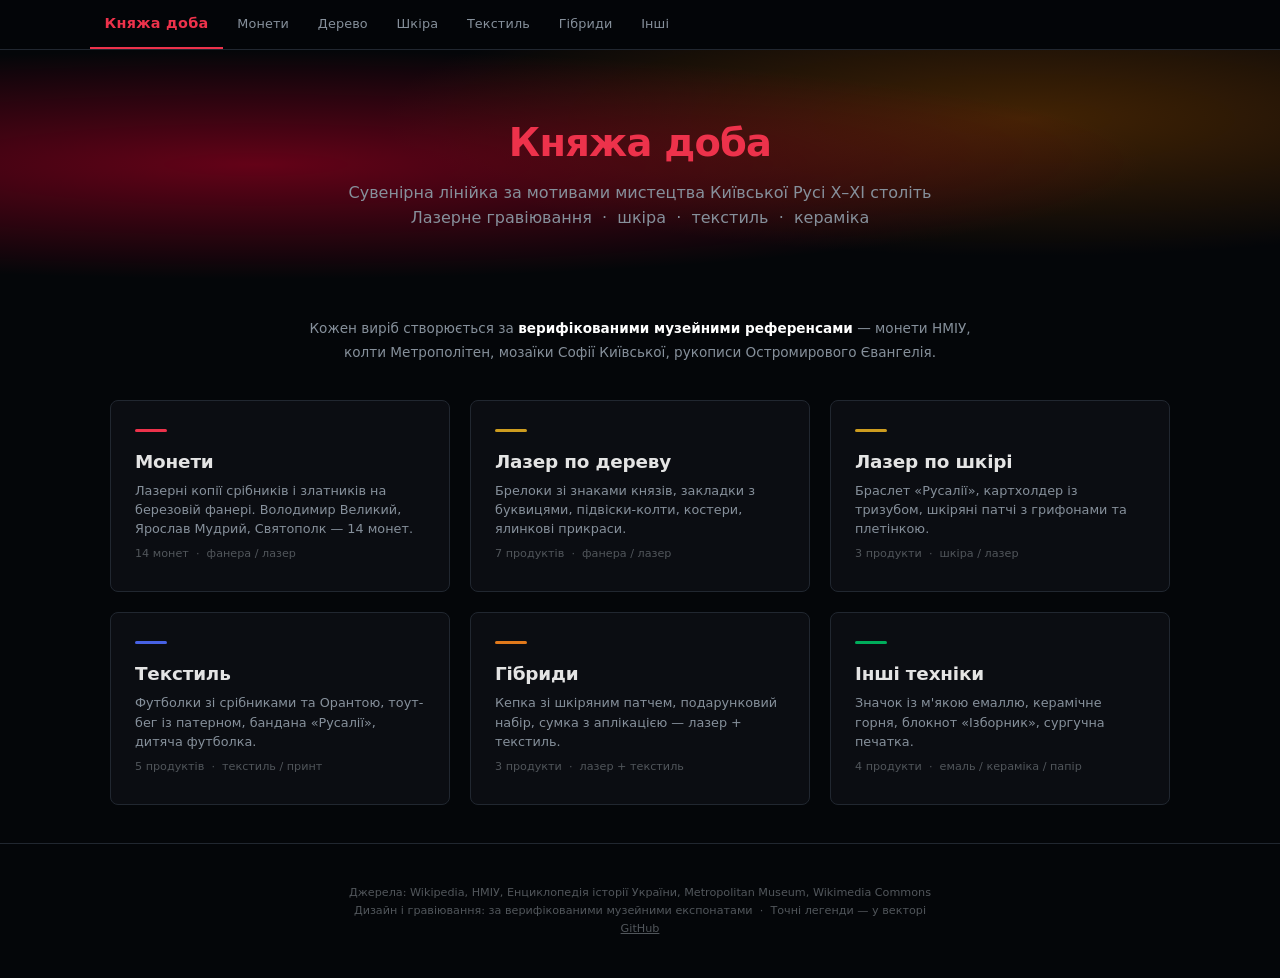
<file: index.html>
<!DOCTYPE html>
<html lang="uk">
<head>
<meta charset="UTF-8">
<meta name="viewport" content="width=device-width, initial-scale=1.0">
<title>Княжа доба — сувенірна лінійка</title>
<link rel="stylesheet" href="css/style.css">
<style>
  .intro { max-width: 700px; margin: 0 auto 2.25rem; text-align: center; color: var(--text-muted); font-size: 0.85rem; line-height: 1.7; }
  .intro strong { color: #fff; }
</style>
</head>
<body>

<nav class="nav">
  <div class="nav-inner">
    <a href="/" class="home active">Княжа доба</a>
    <a href="coins/">Монети</a>
    <a href="wood/">Дерево</a>
    <a href="leather/">Шкіра</a>
    <a href="textile/">Текстиль</a>
    <a href="hybrid/">Гібриди</a>
    <a href="other/">Інші</a>
  </div>
</nav>

<div class="hero">
  <h1>Княжа доба</h1>
  <p>Сувенірна лінійка за мотивами мистецтва Київської Русі X–XI століть<br>Лазерне гравіювання &nbsp;·&nbsp; шкіра &nbsp;·&nbsp; текстиль &nbsp;·&nbsp; кераміка</p>
</div>

<div class="section">
  <p class="intro">
    Кожен виріб створюється за <strong>верифікованими музейними референсами</strong> —
    монети НМІУ, колти Метрополітен, мозаїки Софії Київської,
    рукописи Остромирового Євангелія.
  </p>

  <div class="cat-grid">
    <a href="coins/" class="cat-card">
      <div class="accent-line" style="background:var(--accent-red)"></div>
      <h3>Монети</h3>
      <p>Лазерні копії срібників і златників на березовій фанері. Володимир Великий, Ярослав Мудрий, Святополк — 14 монет.</p>
      <div class="count">14 монет &nbsp;·&nbsp; фанера / лазер</div>
    </a>

    <a href="wood/" class="cat-card">
      <div class="accent-line" style="background:var(--accent-gold)"></div>
      <h3>Лазер по дереву</h3>
      <p>Брелоки зі знаками князів, закладки з буквицями, підвіски-колти, костери, ялинкові прикраси.</p>
      <div class="count">7 продуктів &nbsp;·&nbsp; фанера / лазер</div>
    </a>

    <a href="leather/" class="cat-card">
      <div class="accent-line" style="background:var(--accent-gold)"></div>
      <h3>Лазер по шкірі</h3>
      <p>Браслет «Русалії», картхолдер із тризубом, шкіряні патчі з грифонами та плетінкою.</p>
      <div class="count">3 продукти &nbsp;·&nbsp; шкіра / лазер</div>
    </a>

    <a href="textile/" class="cat-card">
      <div class="accent-line" style="background:var(--accent-blue)"></div>
      <h3>Текстиль</h3>
      <p>Футболки зі срібниками та Орантою, тоут-бег із патерном, бандана «Русалії», дитяча футболка.</p>
      <div class="count">5 продуктів &nbsp;·&nbsp; текстиль / принт</div>
    </a>

    <a href="hybrid/" class="cat-card">
      <div class="accent-line" style="background:var(--accent-orange)"></div>
      <h3>Гібриди</h3>
      <p>Кепка зі шкіряним патчем, подарунковий набір, сумка з аплікацією — лазер + текстиль.</p>
      <div class="count">3 продукти &nbsp;·&nbsp; лазер + текстиль</div>
    </a>

    <a href="other/" class="cat-card">
      <div class="accent-line" style="background:var(--accent-green)"></div>
      <h3>Інші техніки</h3>
      <p>Значок із м'якою емаллю, керамічне горня, блокнот «Ізборник», сургучна печатка.</p>
      <div class="count">4 продукти &nbsp;·&nbsp; емаль / кераміка / папір</div>
    </a>
  </div>
</div>

<footer class="footer">
  Джерела: Wikipedia, НМІУ, Енциклопедія історії України, Metropolitan Museum, Wikimedia Commons<br>
  Дизайн і гравіювання: за верифікованими музейними експонатами &nbsp;·&nbsp; Точні легенди — у векторі<br>
  <a href="https://github.com/cropsp/koraklenu">GitHub</a>
</footer>

</body>
</html>
</file>
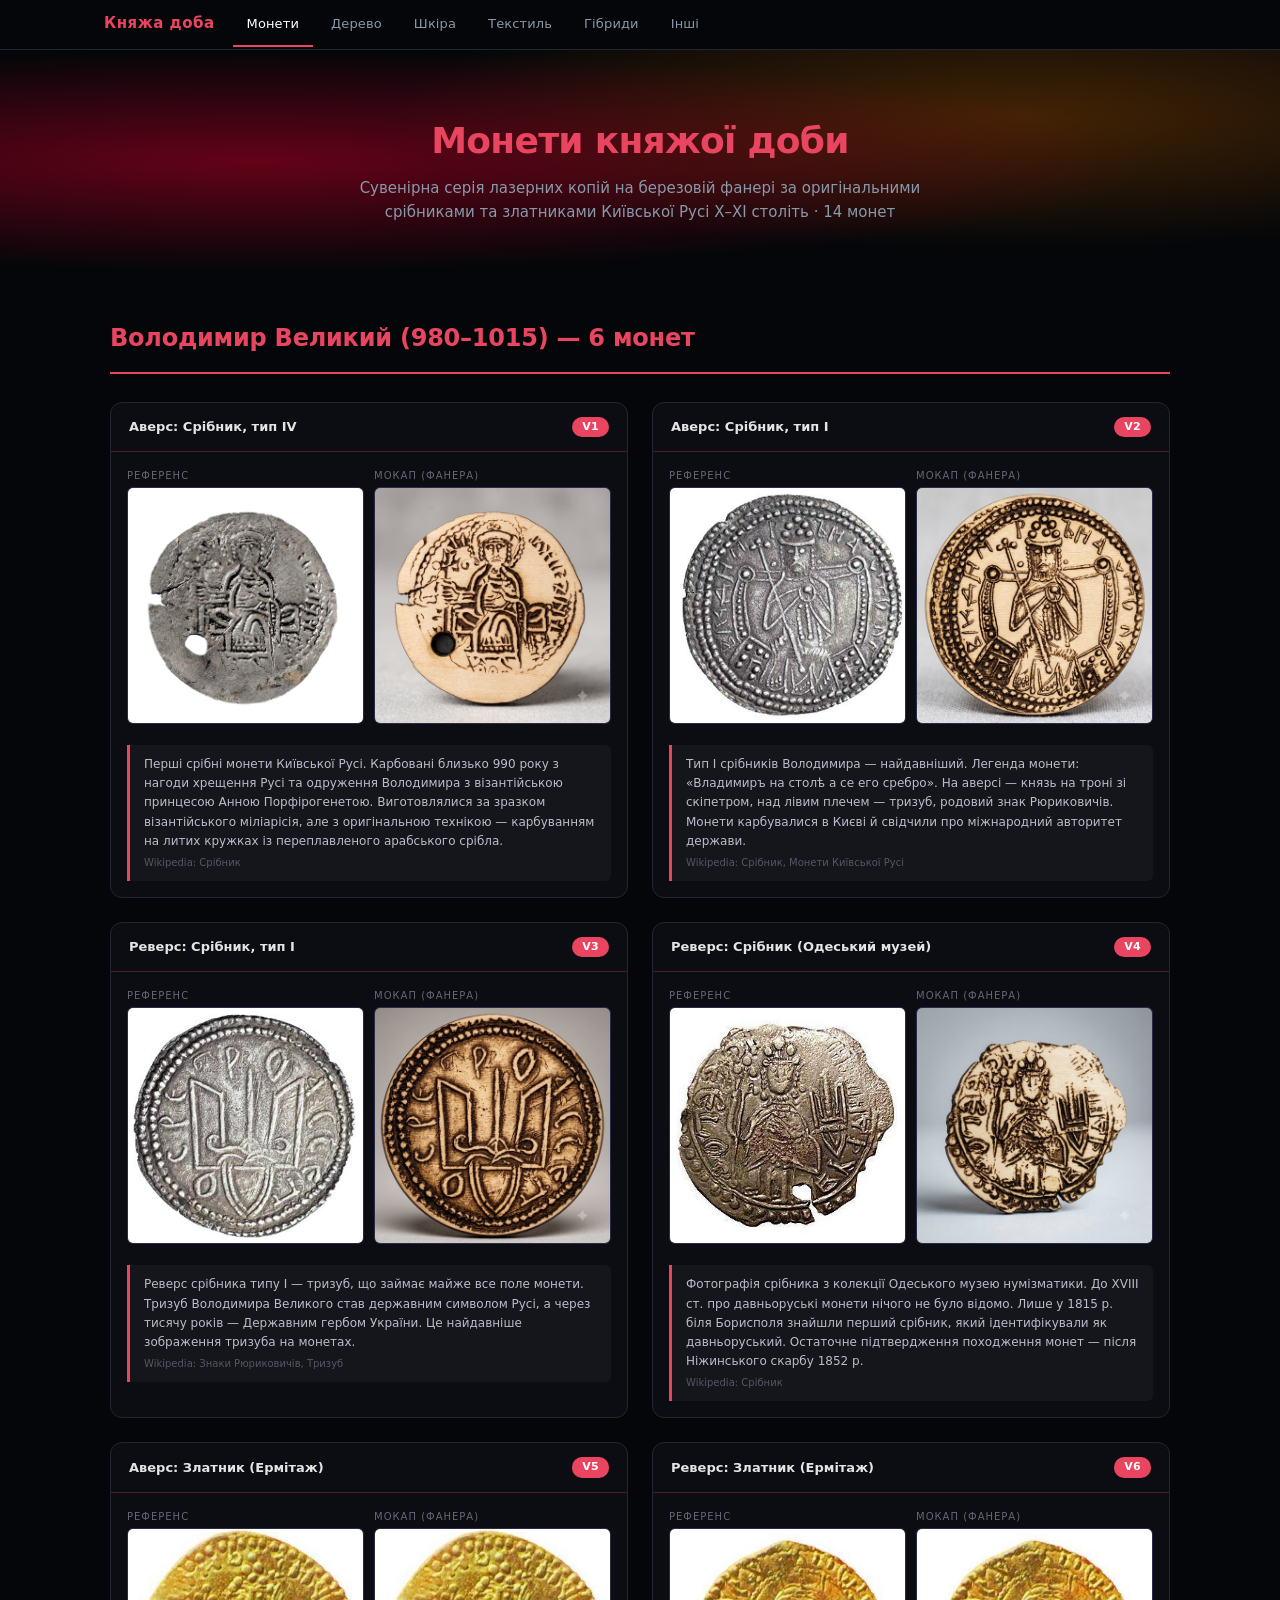
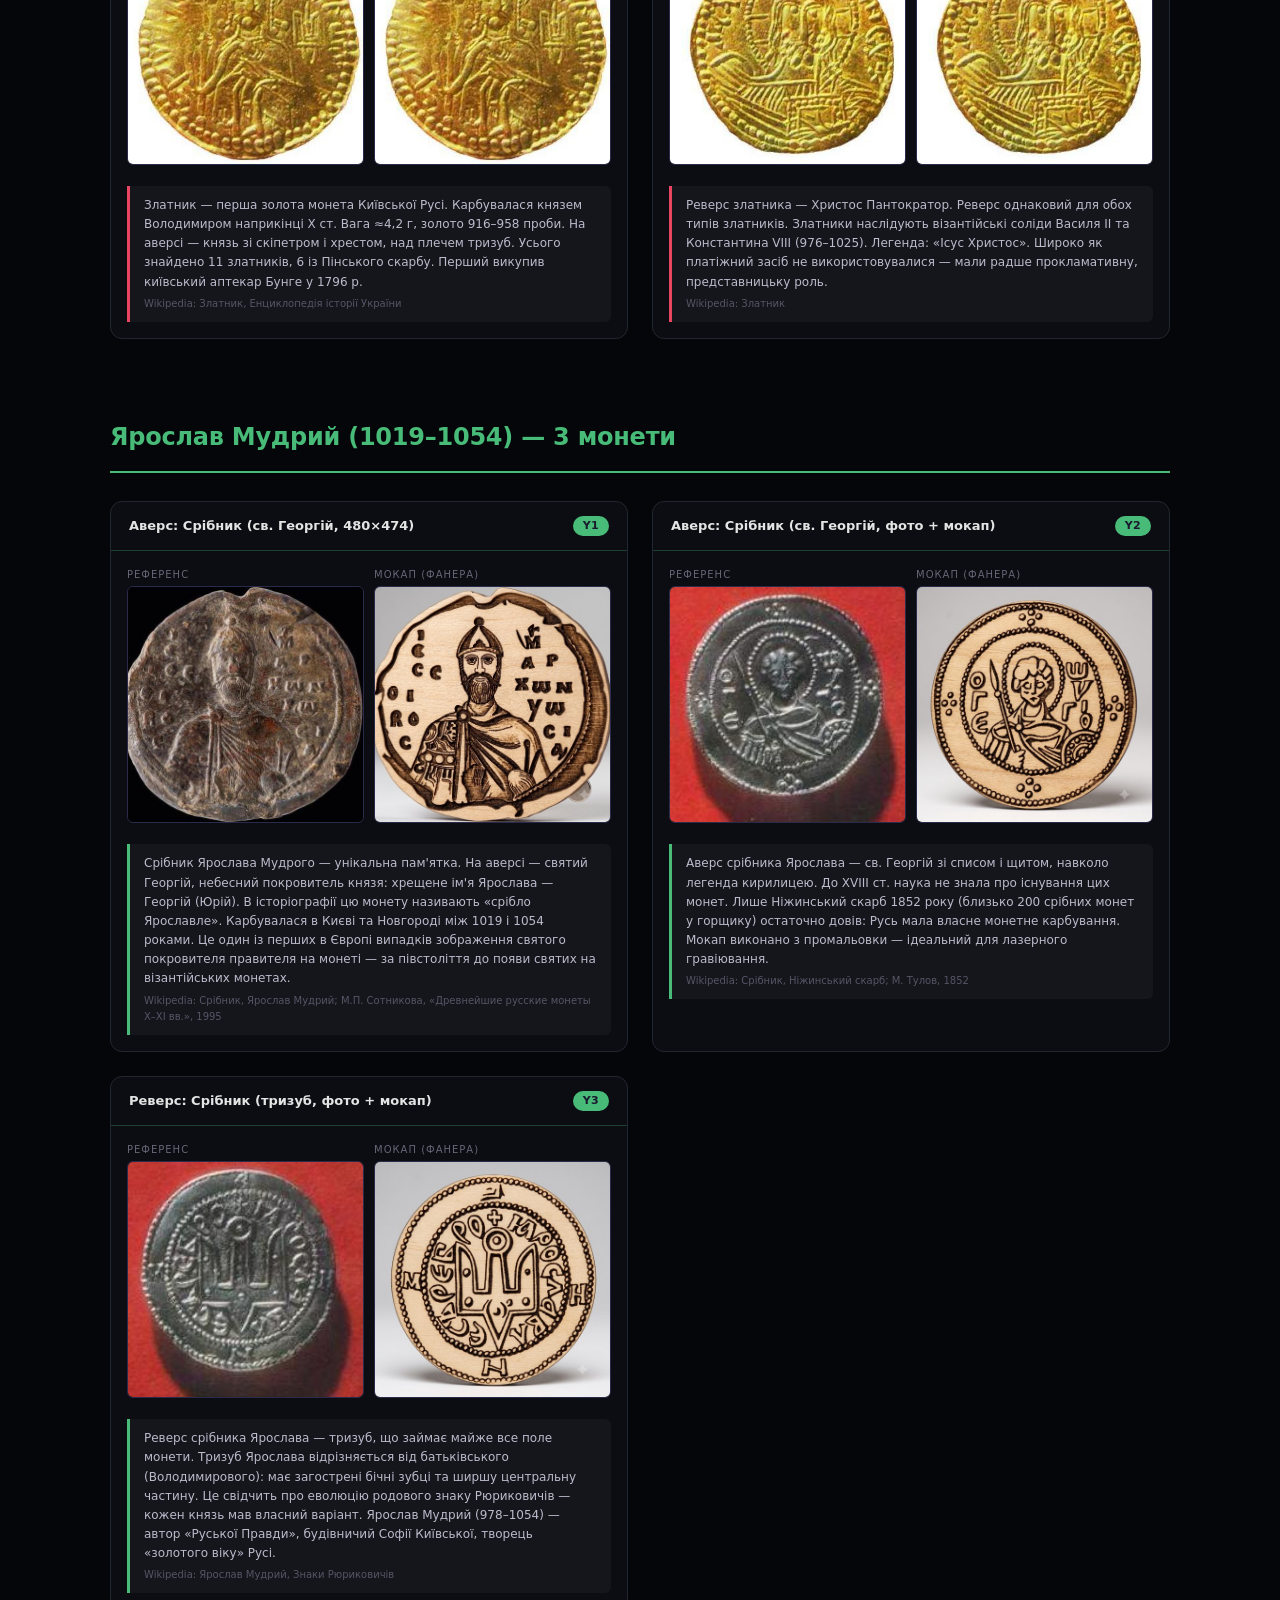
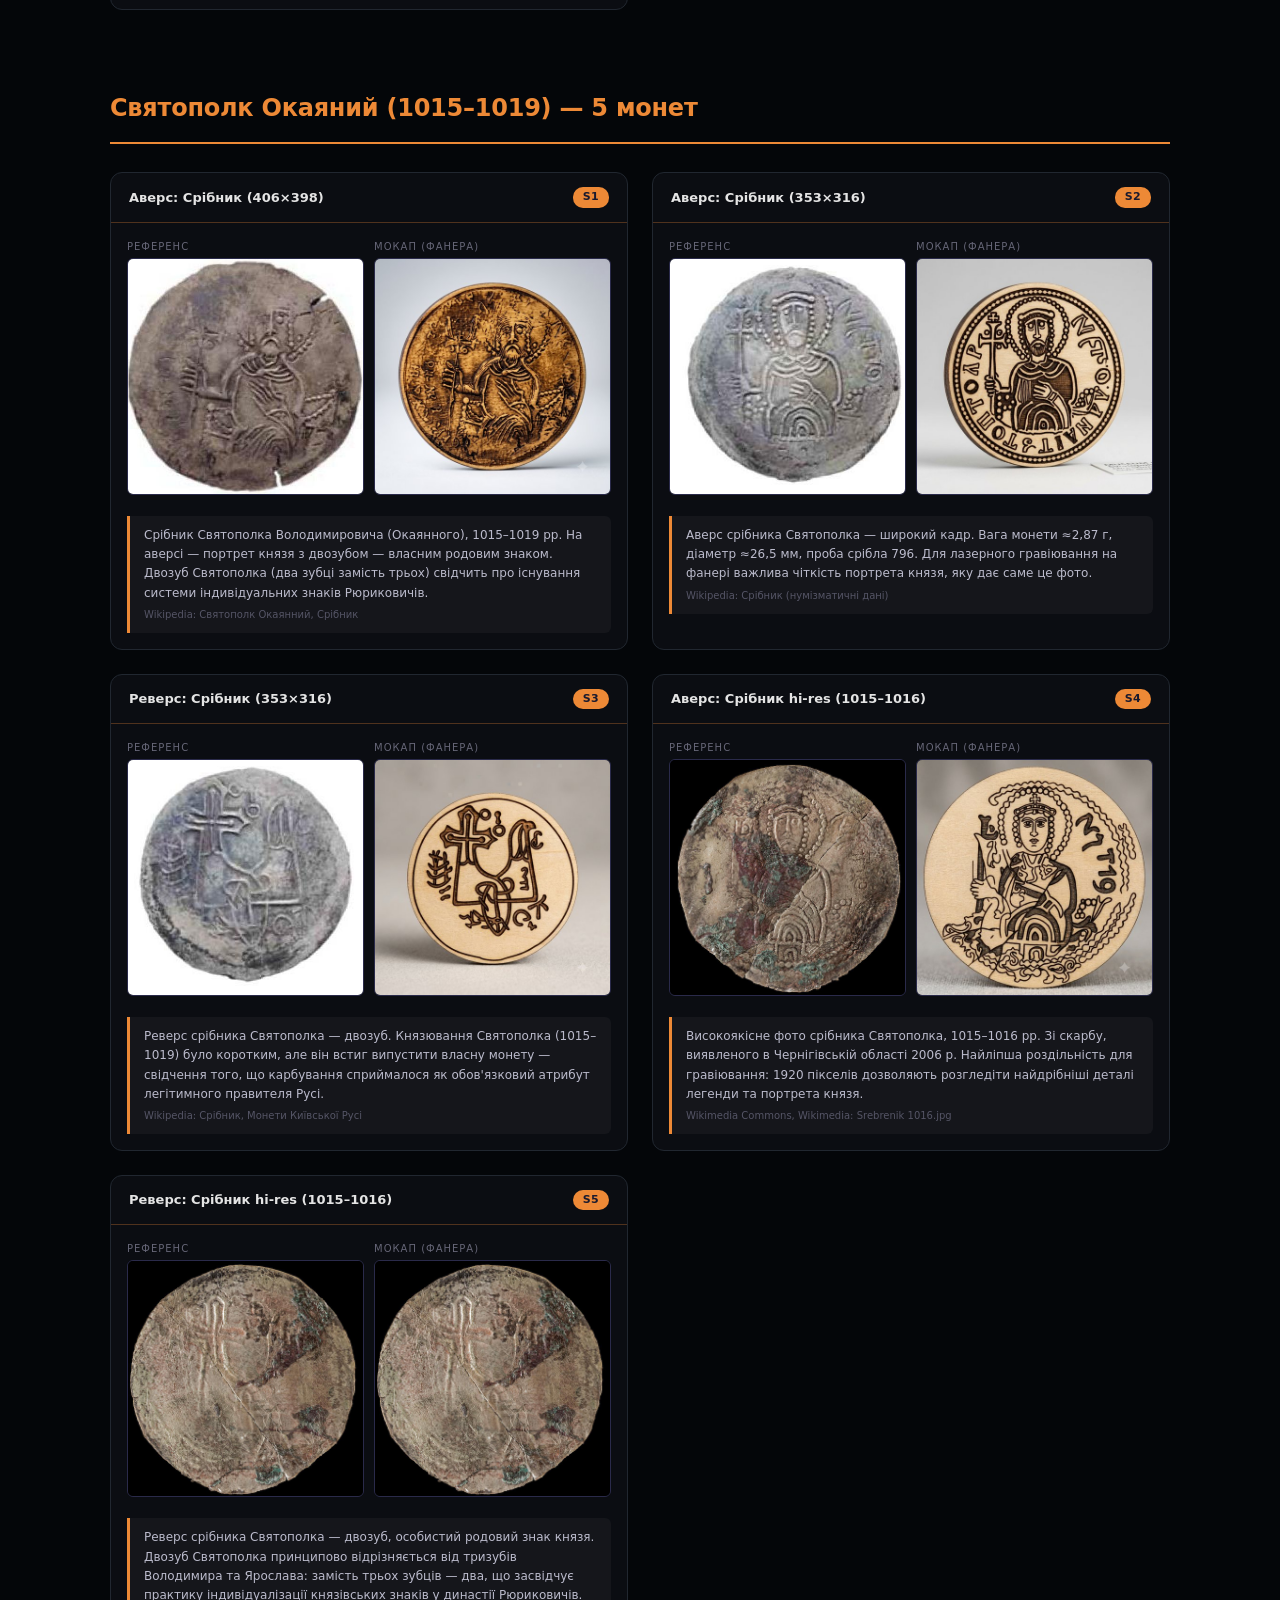
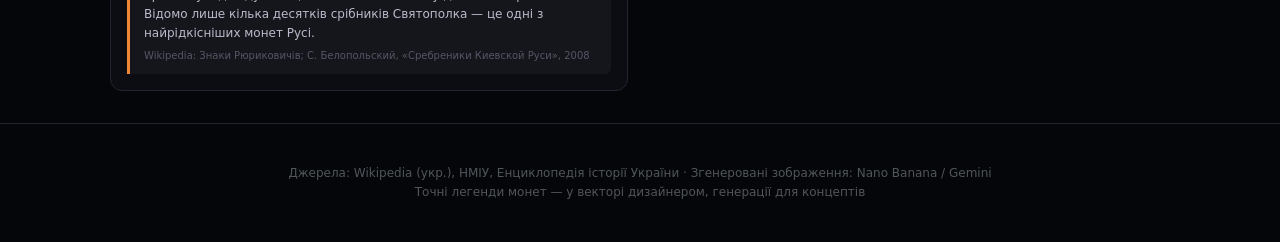
<file: coins/index.html>
<!DOCTYPE html>
<html lang="uk">
<head>
<meta charset="UTF-8">
<meta name="viewport" content="width=device-width, initial-scale=1.0">
<title>Монети княжої доби — вітрина</title>
<link rel="stylesheet" href="../css/style.css">
<style>
  body { background: var(--bg); }
  
  /* ── Navigation (from shared) ── */
  .nav { background: var(--bg); backdrop-filter: blur(12px); border-bottom: 1px solid var(--border); position: sticky; top: 0; z-index: 100; padding: 0 20px; }
  .nav-inner { max-width: 1100px; margin: 0 auto; display: flex; align-items: center; gap: 4px; overflow-x: auto; -webkit-overflow-scrolling: touch; }
  .nav-inner::-webkit-scrollbar { height: 0; }
  .nav a { color: #8899aa; text-decoration: none; font-size: 13px; padding: 12px 14px; white-space: nowrap; border-bottom: 2px solid transparent; transition: color 0.2s, border-color 0.2s; }
  .nav a:hover, .nav a.active { color: #fff; border-bottom-color: #e94560; }
  .nav a.home { font-weight: 700; color: #e94560; font-size: 15px; letter-spacing: 0.5px; }

  .hero h1 { font-size: 36px; color: #e94560; margin-bottom: 8px; }
  .hero p { color: #8899aa; max-width: 700px; margin: 0 auto; font-size: 15px; line-height: 1.6; }
  .section { max-width: 1100px; margin: 0 auto; padding: 32px 20px; }
  .section-title { font-size: 24px; font-weight: 700; padding: 16px 0; border-bottom: 2px solid; margin-bottom: 28px; }
  .section-title.v { color: #e94560; border-bottom-color: #e94560; }
  .section-title.y { color: #48bb78; border-bottom-color: #48bb78; }
  .section-title.s { color: #ed8936; border-bottom-color: #ed8936; }
  .grid { display: grid; grid-template-columns: repeat(auto-fill, minmax(340px, 1fr)); gap: 24px; }
  .card { background: var(--surface); border: 1px solid var(--border); border-radius: 12px; overflow: hidden; transition: border-color 0.2s; }
  .card:has(img:hover) { overflow: visible; }
  .card:hover { border-color: var(--border-hover); transform: translateY(-1px); }
  .card-header { padding: 14px 18px; display: flex; justify-content: space-between; align-items: center; border-bottom: 1px solid var(--border); }
  .card.v .card-header { border-bottom-color: rgba(233,69,96,0.3); }
  .card.y .card-header { border-bottom-color: rgba(72,187,120,0.3); }
  .card.s .card-header { border-bottom-color: rgba(237,137,54,0.3); }
  .card-header .badge { padding: 2px 10px; border-radius: 10px; font-size: 11px; font-weight: 700; }
  .badge.v { background: #e94560; color: white; }
  .badge.y { background: #48bb78; color: #1a1a2e; }
  .badge.s { background: #ed8936; color: #1a1a2e; }
  .card-header .name { font-size: 13px; font-weight: 600; }
  .card-body { padding: 16px; }
  .media { display: flex; gap: 10px; margin-bottom: 14px; }
  .media-col { flex: 1; }
  .media-col .label { font-size: 10px; color: #667; text-transform: uppercase; letter-spacing: 1px; margin-bottom: 4px; }
  .media-col img { width: 100%; aspect-ratio: 1/1; border-radius: 6px; border: 1px solid #2a2a4a; object-fit: cover; cursor: pointer; transition: transform 0.15s; }
  @media (hover: hover) {
    .media-col img:hover { transform: scale(2.2); z-index: 10; position: relative; box-shadow: 0 4px 24px rgba(0,0,0,0.5); }
  }
  .fact { background: rgba(255,255,255,0.04); border-left: 3px solid #4a4a7a; padding: 10px 14px; border-radius: 0 6px 6px 0; font-size: 12px; line-height: 1.6; color: #bbc; }
  .card.v .fact { border-left-color: #e94560; }
  .card.y .fact { border-left-color: #48bb78; }
  .card.s .fact { border-left-color: #ed8936; }
  .fact .src { font-size: 10px; color: #556; margin-top: 4px; }
  .footer { text-align: center; padding: 40px; color: var(--text-dim); font-size: 12px; border-top: 1px solid var(--border); }
  .footer a { color: var(--text-muted); }
  @media (max-width: 500px) { .grid { grid-template-columns: 1fr; } .hero h1 { font-size: 24px; } .media { flex-direction: column; } }
</style>
</head>
<body>

<nav class="nav">
  <div class="nav-inner">
    <a href="../" class="home">Княжа доба</a>
    <a href="../coins/" class="active">Монети</a>
    <a href="../wood/">Дерево</a>
    <a href="../leather/">Шкіра</a>
    <a href="../textile/">Текстиль</a>
    <a href="../hybrid/">Гібриди</a>
    <a href="../other/">Інші</a>
  </div>
</nav>

<div class="hero">
  <h1>Монети княжої доби</h1>
  <p>Сувенірна серія лазерних копій на березовій фанері за оригінальними срібниками та златниками Київської Русі X–XI століть · 14 монет</p>
</div>

<div class="section">
  <div class="section-title v">Володимир Великий (980–1015) — 6 монет</div>
  <div class="grid" id="vladimir"></div>
</div>

<div class="section">
  <div class="section-title y">Ярослав Мудрий (1019–1054) — 3 монети</div>
  <div class="grid" id="yaroslav"></div>
</div>

<div class="section">
  <div class="section-title s">Святополк Окаяний (1015–1019) — 5 монет</div>
  <div class="grid" id="sviatopolk"></div>
</div>

<div class="footer">
  Джерела: Wikipedia (укр.), НМІУ, Енциклопедія історії України · Згенеровані зображення: Nano Banana / Gemini<br>
  Точні легенди монет — у векторі дизайнером, генерації для концептів
</div>

<script>
var vladimir = [
  { id:'V1', side:'Аверс', type:'Срібник, тип IV',
    ref:'../references_coins_split/sribnyk_volodymyr.jpg',
    mock:'../generate_coins/V1.jpg',
    fact:'Перші срібні монети Київської Русі. Карбовані близько 990 року з нагоди хрещення Русі та одруження Володимира з візантійською принцесою Анною Порфірогенетою. Виготовлялися за зразком візантійського міліарісія, але з оригінальною технікою — карбуванням на литих кружках із переплавленого арабського срібла.',
    src:'Wikipedia: Срібник' },
  { id:'V2', side:'Аверс', type:'Срібник, тип I',
    ref:'../references_coins_split/V_obv_typeI.jpg',
    mock:'../generate_coins/V2.jpg',
    fact:'Тип I срібників Володимира — найдавніший. Легенда монети: «Владимиръ на столѣ а се его сребро». На аверсі — князь на троні зі скіпетром, над лівим плечем — тризуб, родовий знак Рюриковичів. Монети карбувалися в Києві й свідчили про міжнародний авторитет держави.',
    src:'Wikipedia: Срібник, Монети Київської Русі' },
  { id:'V3', side:'Реверс', type:'Срібник, тип I',
    ref:'../references_coins_split/V_rev_typeI.jpg',
    mock:'../generate_coins/V3.jpg',
    fact:'Реверс срібника типу I — тризуб, що займає майже все поле монети. Тризуб Володимира Великого став державним символом Русі, а через тисячу років — Державним гербом України. Це найдавніше зображення тризуба на монетах.',
    src:'Wikipedia: Знаки Рюриковичів, Тризуб' },
  { id:'V4', side:'Реверс', type:'Срібник (Одеський музей)',
    ref:'../references_coins_split/coin_vladimir_great.jpg',
    mock:'../generate_coins/V4.jpg',
    fact:'Фотографія срібника з колекції Одеського музею нумізматики. До XVIII ст. про давньоруські монети нічого не було відомо. Лише у 1815 р. біля Борисполя знайшли перший срібник, який ідентифікували як давньоруський. Остаточне підтвердження походження монет — після Ніжинського скарбу 1852 р.',
    src:'Wikipedia: Срібник' },
  { id:'V5', side:'Аверс', type:'Златник (Ермітаж)',
    ref:'../references_coins_split/V_obv_zlatnik.jpg',
    mock:'../references_coins_split/V_obv_zlatnik.jpg',
    fact:'Златник — перша золота монета Київської Русі. Карбувалася князем Володимиром наприкінці Х ст. Вага ≈4,2 г, золото 916–958 проби. На аверсі — князь зі скіпетром і хрестом, над плечем тризуб. Усього знайдено 11 златників, 6 із Пінського скарбу. Перший викупив київський аптекар Бунге у 1796 р.',
    src:'Wikipedia: Златник, Енциклопедія історії України' },
  { id:'V6', side:'Реверс', type:'Златник (Ермітаж)',
    ref:'../references_coins_split/V_rev_zlatnik.jpg',
    mock:'../references_coins_split/V_rev_zlatnik.jpg',
    fact:'Реверс златника — Христос Пантократор. Реверс однаковий для обох типів златників. Златники наслідують візантійські соліди Василя II та Константина VIII (976–1025). Легенда: «Ісус Христос». Широко як платіжний засіб не використовувалися — мали радше прокламативну, представницьку роль.',
    src:'Wikipedia: Златник' },
];

var yaroslav = [
  { id:'Y1', side:'Аверс', type:'Срібник (св. Георгій, 480×474)',
    ref:'../references_coins_split/sribnyk_yaroslav.jpg',
    mock:'../generate_coins/Y1.jpg',
    fact:'Срібник Ярослава Мудрого — унікальна пам\'ятка. На аверсі — святий Георгій, небесний покровитель князя: хрещене ім\'я Ярослава — Георгій (Юрій). В історіографії цю монету називають «срібло Ярославле». Карбувалася в Києві та Новгороді між 1019 і 1054 роками. Це один із перших в Європі випадків зображення святого покровителя правителя на монеті — за півстоліття до появи святих на візантійських монетах.',
    src:'Wikipedia: Срібник, Ярослав Мудрий; М.П. Сотникова, «Древнейшие русские монеты X–XI вв.», 1995' },
  { id:'Y2', side:'Аверс', type:'Срібник (св. Георгій, фото + мокап)',
    ref:'../references_coins_split/Y_obv_trident_left.jpg',
    mock:'../generate_coins/Y2.jpg',
    fact:'Аверс срібника Ярослава — св. Георгій зі списом і щитом, навколо легенда кирилицею. До XVIII ст. наука не знала про існування цих монет. Лише Ніжинський скарб 1852 року (близько 200 срібних монет у горщику) остаточно довів: Русь мала власне монетне карбування. Мокап виконано з промальовки — ідеальний для лазерного гравіювання.',
    src:'Wikipedia: Срібник, Ніжинський скарб; М. Тулов, 1852' },
  { id:'Y3', side:'Реверс', type:'Срібник (тризуб, фото + мокап)',
    ref:'../references_coins_split/Y_rev_trident_right.jpg',
    mock:'../generate_coins/Y3.jpg',
    fact:'Реверс срібника Ярослава — тризуб, що займає майже все поле монети. Тризуб Ярослава відрізняється від батьківського (Володимирового): має загострені бічні зубці та ширшу центральну частину. Це свідчить про еволюцію родового знаку Рюриковичів — кожен князь мав власний варіант. Ярослав Мудрий (978–1054) — автор «Руської Правди», будівничий Софії Київської, творець «золотого віку» Русі.',
    src:'Wikipedia: Ярослав Мудрий, Знаки Рюриковичів' },
];

var sviatopolk = [
  { id:'S1', side:'Аверс', type:'Срібник (406×398)',
    ref:'../references_coins_split/sviatopolk_sribnyk_1.jpg',
    mock:'../generate_coins/S1.jpg',
    fact:'Срібник Святополка Володимировича (Окаянного), 1015–1019 рр. На аверсі — портрет князя з двозубом — власним родовим знаком. Двозуб Святополка (два зубці замість трьох) свідчить про існування системи індивідуальних знаків Рюриковичів.',
    src:'Wikipedia: Святополк Окаянний, Срібник' },
  { id:'S2', side:'Аверс', type:'Срібник (353×316)',
    ref:'../references_coins_split/S_obv_wide.jpg',
    mock:'../generate_coins/S2.jpg',
    fact:'Аверс срібника Святополка — широкий кадр. Вага монети ≈2,87 г, діаметр ≈26,5 мм, проба срібла 796. Для лазерного гравіювання на фанері важлива чіткість портрета князя, яку дає саме це фото.',
    src:'Wikipedia: Срібник (нумізматичні дані)' },
  { id:'S3', side:'Реверс', type:'Срібник (353×316)',
    ref:'../references_coins_split/S_rev_wide.jpg',
    mock:'../generate_coins/S3.jpg',
    fact:'Реверс срібника Святополка — двозуб. Князювання Святополка (1015–1019) було коротким, але він встиг випустити власну монету — свідчення того, що карбування сприймалося як обов\'язковий атрибут легітимного правителя Русі.',
    src:'Wikipedia: Срібник, Монети Київської Русі' },
  { id:'S4', side:'Аверс', type:'Срібник hi-res (1015–1016)',
    ref:'../references_coins_split/S_obv_hires.jpg',
    mock:'../generate_coins/S4.jpg',
    fact:'Високоякісне фото срібника Святополка, 1015–1016 рр. Зі скарбу, виявленого в Чернігівській області 2006 р. Найліпша роздільність для гравіювання: 1920 пікселів дозволяють розгледіти найдрібніші деталі легенди та портрета князя.',
    src:'Wikimedia Commons, Wikimedia: Srebrenik 1016.jpg' },
  { id:'S5', side:'Реверс', type:'Срібник hi-res (1015–1016)',
    ref:'../references_coins_split/S_rev_hires.jpg',
    mock:'../references_coins_split/S_rev_hires.jpg',
    fact:'Реверс срібника Святополка — двозуб, особистий родовий знак князя. Двозуб Святополка принципово відрізняється від тризубів Володимира та Ярослава: замість трьох зубців — два, що засвідчує практику індивідуалізації князівських знаків у династії Рюриковичів. Відомо лише кілька десятків срібників Святополка — це одні з найрідкісніших монет Русі.',
    src:'Wikipedia: Знаки Рюриковичів; С. Белопольский, «Сребреники Киевской Руси», 2008' },
];

function makeCard(p, ruler) {
  var refLabel = 'Референс';
  var mockLabel = 'Мокап (фанера)';
  return '<div class="card ' + ruler + '">' +
    '<div class="card-header"><span class="name">' + p.side + ': ' + p.type + '</span><span class="badge ' + ruler + '">' + p.id + '</span></div>' +
    '<div class="card-body">' +
    '<div class="media">' +
    '<div class="media-col"><div class="label">' + refLabel + '</div><img src="' + p.ref + '" alt="ref" loading="lazy"></div>' +
    '<div class="media-col"><div class="label">' + mockLabel + '</div><img src="' + p.mock + '" alt="mock" loading="lazy" onerror="this.parentElement.style.display=\'none\'"></div>' +
    '</div>' +
    '<div class="fact">' + p.fact +
    '<div class="src">' + p.src + '</div>' +
    '</div>' +
    '</div></div>';
}

document.getElementById('vladimir').innerHTML = vladimir.map(function(p){ return makeCard(p, 'v'); }).join('');
document.getElementById('yaroslav').innerHTML = yaroslav.map(function(p){ return makeCard(p, 'y'); }).join('');
document.getElementById('sviatopolk').innerHTML = sviatopolk.map(function(p){ return makeCard(p, 's'); }).join('');
</script>
</body>
</html>
</file>
<file: css/style.css>
/* ═══════════════════════════════════════════
   «Княжа доба» — Modern 2025
   oklch() · light-dark() · fluid type
   ═══════════════════════════════════════════ */

:root {
  color-scheme: dark;

  --accent-red:    oklch(62% 0.22 20);
  --accent-green:  oklch(65% 0.18 155);
  --accent-orange: oklch(68% 0.16 55);
  --accent-blue:   oklch(55% 0.20 270);
  --accent-gold:   oklch(72% 0.14 85);

  --bg:        oklch(12% 0.01 260);
  --surface:   oklch(16% 0.01 260);
  --surface2:  oklch(19% 0.02 260);
  --border:    oklch(27% 0.02 260);
  --border-hover: oklch(40% 0.04 260);
  --text:      oklch(92% 0 0);
  --text-muted: oklch(65% 0.02 250);
  --text-dim:  oklch(45% 0.01 250);

  --radius: 0.5rem;
  --font: system-ui, -apple-system, BlinkMacSystemFont, 'Segoe UI', Roboto, sans-serif;
  --font-mono: ui-monospace, 'Cascadia Code', 'SF Mono', Menlo, Consolas, monospace;
}

*, *::before, *::after { box-sizing: border-box; margin: 0; padding: 0; }

html { -webkit-font-smoothing: antialiased; -moz-osx-font-smoothing: grayscale; }

body {
  font-family: var(--font);
  background: var(--bg);
  color: var(--text);
  line-height: 1.5;
  min-height: 100vh;
}

/* ── Focus ── */
:focus-visible { outline: 2px solid var(--accent-red); outline-offset: 2px; }
:focus:not(:focus-visible) { outline: none; }

/* ── Reduced motion ── */
@media (prefers-reduced-motion: reduce) {
  *, *::before, *::after {
    animation-duration: 0.01ms !important;
    transition-duration: 0.01ms !important;
  }
}

/* ── Fluid headings ── */
h1, h2, h3, .hero p { text-wrap: balance; }

/* ═══════════════ Navigation ═══════════════ */
.nav {
  position: sticky; top: 0; z-index: 100;
  background: oklch(12% 0.01 260 / 92%);
  backdrop-filter: blur(6px);
  border-bottom: 1px solid var(--border);
  padding: 0 1.25rem;
}

.nav-inner {
  max-width: 1100px; margin: 0 auto;
  display: flex; align-items: center; gap: 0;
  overflow-x: auto;
  scrollbar-width: none;
}
.nav-inner::-webkit-scrollbar { display: none; }

.nav a {
  color: var(--text-muted);
  text-decoration: none;
  font-size: 0.8rem; font-weight: 500;
  padding: 0.8rem 0.9rem;
  white-space: nowrap;
  border-bottom: 2px solid transparent;
  transition: color 0.2s, border-color 0.2s;
  letter-spacing: 0.01em;
}
.nav a:hover,
.nav a.active { color: #fff; border-bottom-color: var(--accent-red); }
.nav a.home {
  font-weight: 700; color: var(--accent-red);
  font-size: 0.9rem; letter-spacing: 0.02em;
}

/* ═══════════════ Hero ═══════════════ */
.hero {
  padding: clamp(2.5rem, 6vw, 4rem) 1.5rem clamp(2rem, 4vw, 3rem);
  text-align: center;
  background:
    radial-gradient(ellipse 70% 50% at 20% 50%, oklch(42% 0.18 20 / 65%), transparent),
    radial-gradient(ellipse 50% 60% at 80% 30%, oklch(40% 0.15 80 / 58%), transparent),
    var(--bg);
}
.hero h1 {
  font-size: clamp(1.6rem, 5vw, 2.4rem);
  font-weight: 800; letter-spacing: -0.02em;
  color: var(--accent-red);
  margin-bottom: 0.5rem;
}
.hero p {
  color: var(--text-muted);
  max-width: 650px; margin: 0 auto;
  font-size: clamp(0.9rem, 1.5vw, 1rem);
  line-height: 1.6;
}

/* ═══════════════ Section ═══════════════ */
.section {
  max-width: 1100px; margin: 0 auto;
  padding: clamp(1.5rem, 3vw, 2.5rem) 1.25rem;
}

.section-title {
  font-size: clamp(1.1rem, 2.5vw, 1.5rem);
  font-weight: 700; letter-spacing: -0.01em;
  padding: 0 0 0.75rem;
  border-bottom: 2px solid;
  margin-bottom: 1.75rem;
}

/* ── Accent variants ── */
.accent-red    { border-bottom-color: var(--accent-red)    !important; color: var(--accent-red); }
.accent-green  { border-bottom-color: var(--accent-green)  !important; color: var(--accent-green); }
.accent-orange { border-bottom-color: var(--accent-orange) !important; color: var(--accent-orange); }
.accent-blue   { border-bottom-color: var(--accent-blue)   !important; color: var(--accent-blue); }
.accent-gold   { border-bottom-color: var(--accent-gold)   !important; color: var(--accent-gold); }

/* ═══════════════ Grid ═══════════════ */
.grid {
  display: grid;
  grid-template-columns: repeat(auto-fill, minmax(min(100%, 420px), 1fr));
  gap: 1.25rem;
}

/* ═══════════════ Cards ═══════════════ */
.card {
  background: var(--surface);
  border: 1px solid var(--border);
  border-radius: var(--radius);
  overflow: hidden;
  transition: border-color 0.2s, transform 0.15s;
}
.card:hover {
  border-color: var(--border-hover);
  transform: translateY(-1px);
}
.card:has(img:hover) {
  overflow: visible;
}

.card-header {
  padding: 0.9rem 1.1rem;
  display: flex; justify-content: space-between; align-items: center;
  border-bottom: 1px solid var(--border); gap: 0.5rem;
}
.card-header .badge {
  padding: 0.15rem 0.6rem; border-radius: 1rem;
  font-size: 0.65rem; font-weight: 700; flex-shrink: 0;
  text-transform: uppercase; letter-spacing: 0.03em;
}
.card-header .name { font-size: 0.8rem; font-weight: 600; }

.badge-red    { background: var(--accent-red);    color: #fff; }
.badge-green  { background: var(--accent-green);  color: #111; }
.badge-orange { background: var(--accent-orange); color: #111; }
.badge-blue   { background: var(--accent-blue);   color: #fff; }
.badge-gold   { background: var(--accent-gold);   color: #111; }

.card-body { padding: 1rem 1.1rem; }

.prompt {
  background: rgb(255 255 255 / 0.03);
  border: 1px solid var(--border);
  border-radius: var(--radius);
  padding: 0.75rem;
  font-size: 0.65rem; line-height: 1.5;
  white-space: pre-wrap;
  font-family: var(--font-mono);
  position: relative;
  color: var(--text-muted);
}

.copy-btn {
  position: absolute; top: 0.5rem; right: 0.5rem;
  background: var(--accent-blue); color: #fff;
  border: none; border-radius: 4px;
  padding: 0.25rem 0.6rem;
  font-size: 0.6rem; cursor: pointer;
  font-family: var(--font);
  transition: background 0.15s;
}
.copy-btn:hover { background: oklch(50% 0.18 270); }
.copy-btn.copied { background: var(--accent-green); }
.copy-btn.failed { background: oklch(45% 0.20 20); }

/* ═══════════════ Rule block ═══════════════ */
.rule-block {
  background: rgb(255 255 255 / 0.03);
  border: 1px solid rgb(233 69 96 / 0.25);
  border-radius: var(--radius);
  padding: 0.9rem 1.1rem;
  margin-bottom: 1.5rem;
  font-size: 0.75rem; line-height: 1.6;
}
.rule-block pre {
  background: rgb(0 0 0 / 0.3);
  border: 1px solid var(--border);
  padding: 0.5rem; margin: 0.4rem 0;
  font-size: 0.6rem; border-radius: 4px;
  font-family: var(--font-mono);
  color: var(--text-muted);
  white-space: pre-wrap;
}

/* ═══════════════ Landing category cards ═══════════════ */
.cat-grid {
  display: grid;
  grid-template-columns: repeat(auto-fill, minmax(min(100%, 300px), 1fr));
  gap: 1.25rem;
}

.cat-card {
  background: var(--surface);
  border: 1px solid var(--border);
  border-radius: var(--radius);
  padding: 1.75rem 1.5rem;
  text-decoration: none; color: var(--text);
  display: block;
  transition: border-color 0.2s, transform 0.15s;
}
.cat-card:hover { border-color: var(--border-hover); transform: translateY(-2px); }
.cat-card .accent-line {
  width: 2rem; height: 3px;
  border-radius: 3px;
  margin-bottom: 1rem;
}
.cat-card h3 { font-size: 1.15rem; font-weight: 700; margin-bottom: 0.35rem; letter-spacing: -0.01em; }
.cat-card p  { color: var(--text-muted); font-size: 0.8rem; line-height: 1.5; }
.cat-card .count { font-size: 0.7rem; color: var(--text-dim); margin-top: 0.5rem; }

/* ═══════════════ Footer ═══════════════ */
.footer {
  text-align: center;
  padding: 2.5rem 1.25rem;
  color: var(--text-dim);
  font-size: 0.7rem; line-height: 1.6;
  border-top: 1px solid var(--border);
}
.footer a { color: var(--text-dim); }
.footer a:hover { color: var(--text-muted); }

/* ═══════════════ Responsive ═══════════════ */
@media (width <= 500px) {
  .grid, .cat-grid { grid-template-columns: 1fr; }
  .nav a { font-size: 0.7rem; padding: 0.7rem 0.5rem; }
}
</file>
